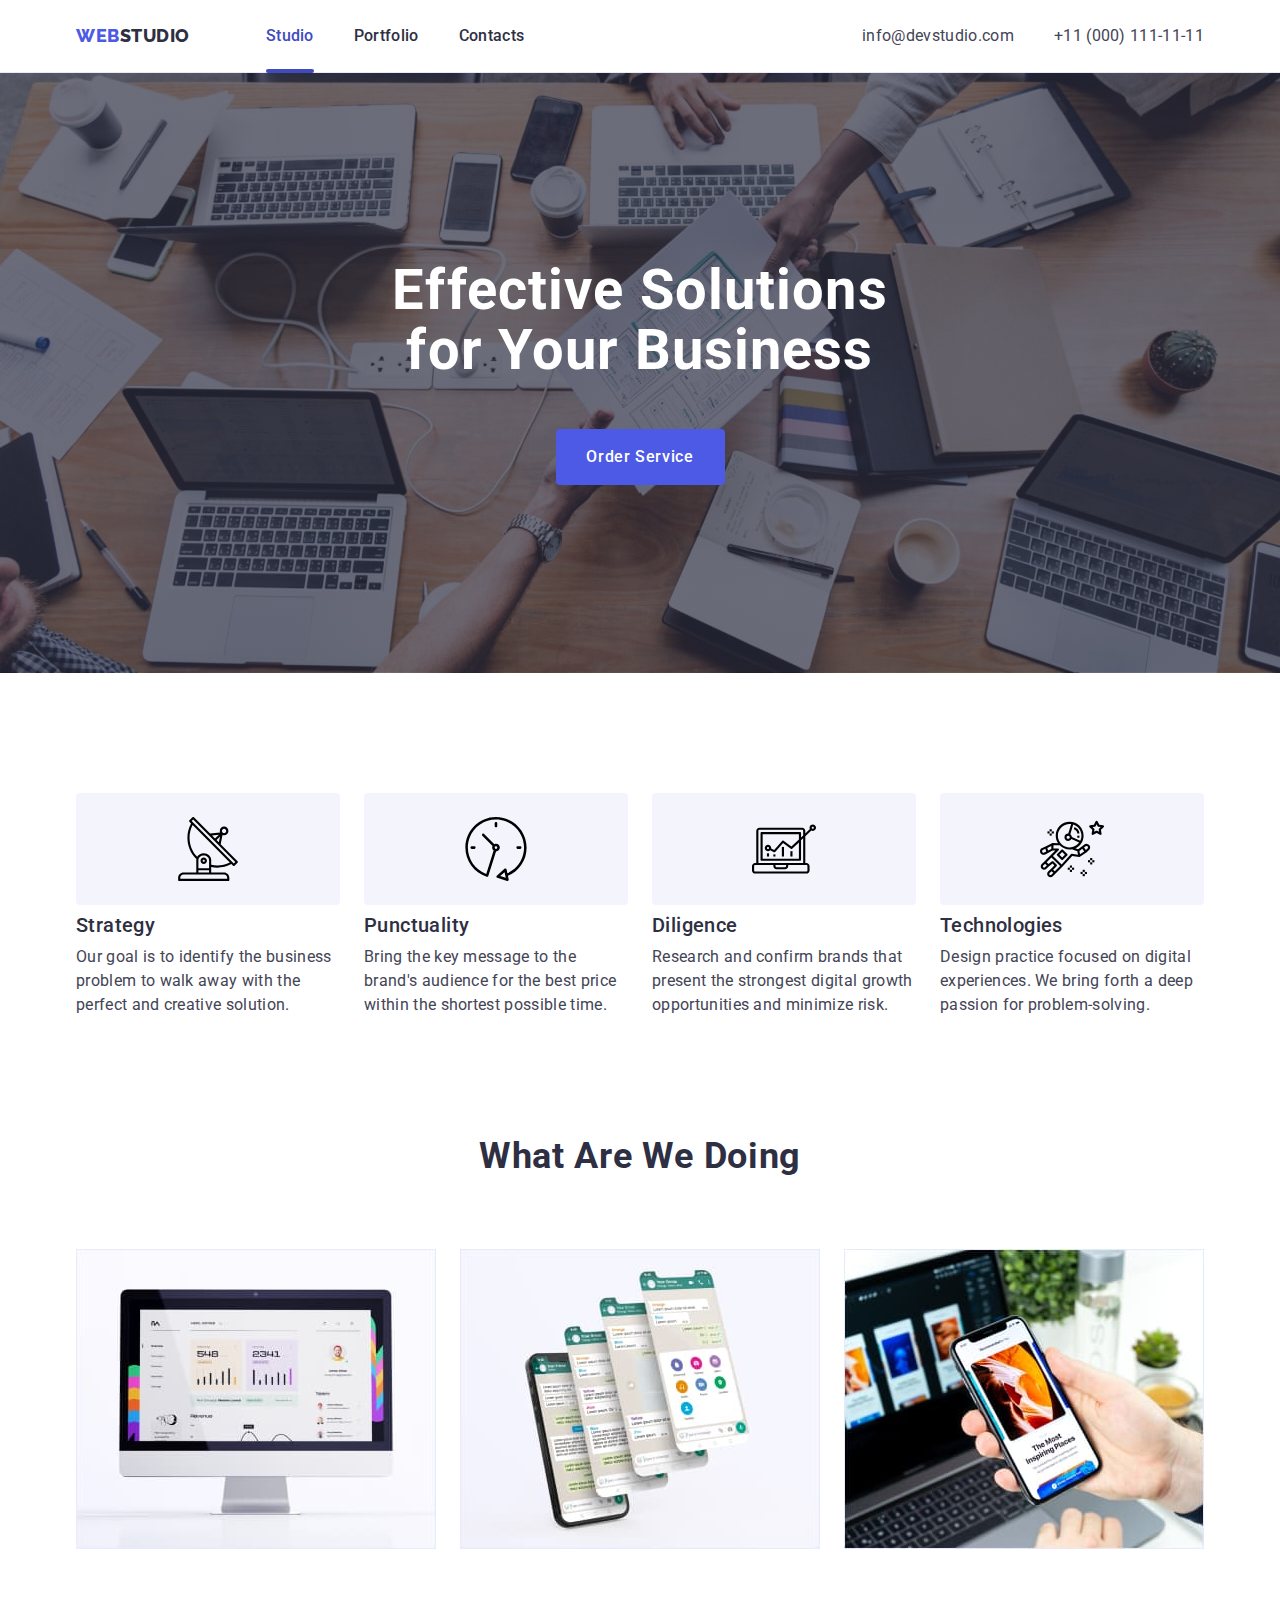
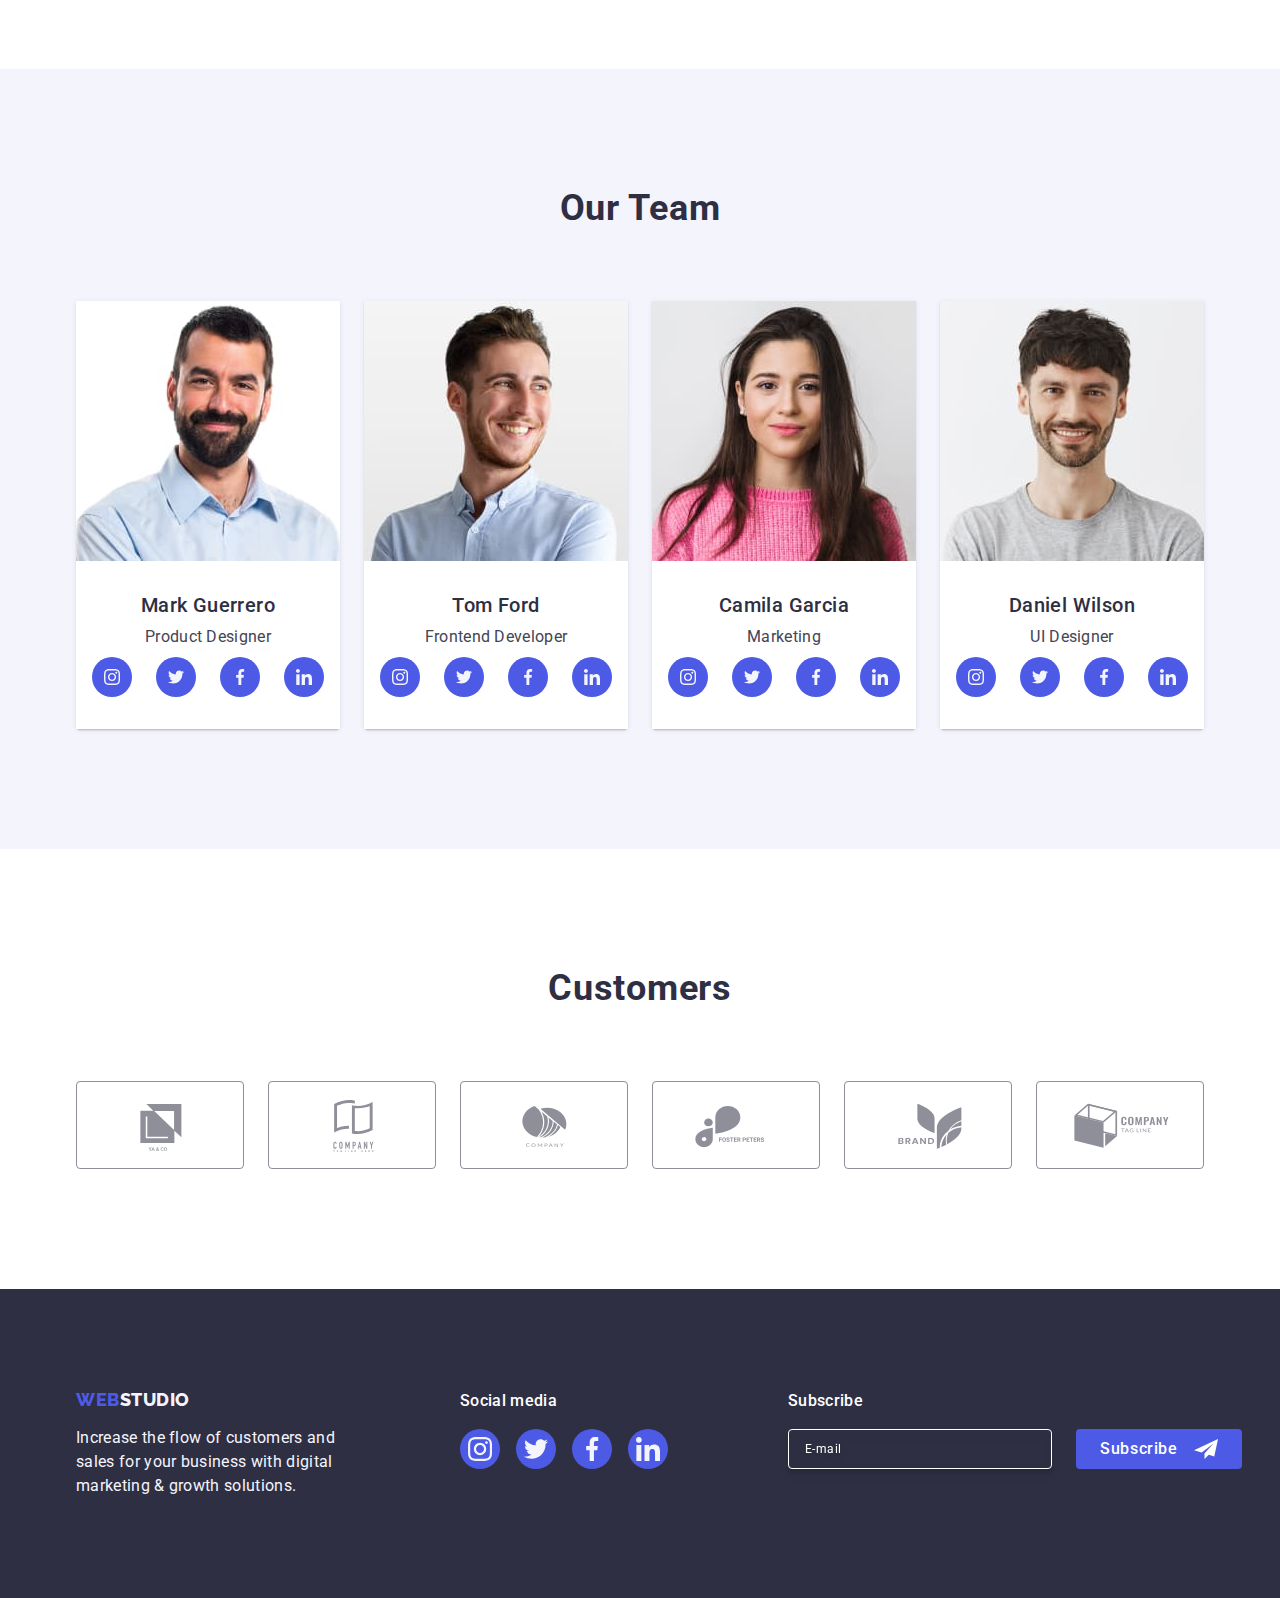
<file: index.html>
<!DOCTYPE html>
<html lang="en">
  <head>
    <meta charset="UTF-8" />
    <meta name="viewport" content="width=device-width, initial-scale=1.0" />
    <title>WebStudio</title>
    <link rel="preconnect" href="https://fonts.googleapis.com" />
    <link rel="preconnect" href="https://fonts.gstatic.com" crossorigin />
    <link
      href="https://fonts.googleapis.com/css2?family=Raleway:wght@800&family=Roboto:wght@400;500;700&display=swap"
      rel="stylesheet"
    />
    <link
      rel="stylesheet"
      href="https://cdn.jsdelivr.net/npm/modern-normalize@2.0.0/modern-normalize.min.css"
    />
    <link rel="stylesheet" href="./css/styles.css" />
  </head>
  <body>
    <!-- Header -->
    <header class="page-header">
      <div class="container page-header-container">
        <nav class="page-nav">
          <a class="logo-link-header link" href="./index.html"
            >Web<span class="logo-color logo-link-theme-ligh">Studio</span></a
          >
          <ul class="menu list">
            <li class="menu-item">
              <a class="menu-link menu-link-main link" href="./index.html"
                >Studio</a
              >
            </li>
            <li class="menu-item">
              <a class="menu-link link" href="./portfolio.html">Portfolio</a>
            </li>
            <li class="menu-item">
              <a class="menu-link link" href="">Contacts</a>
            </li>
          </ul>
        </nav>
        <address class="address">
          <ul class="contact-menu list">
            <li class="contact-menu-item">
              <a class="contact link" href="mailto:info@devstudio.com"
                >info@devstudio.com</a
              >
            </li>
            <li class="contact-menu-item">
              <a class="contact link" href="tel:+110001111111"
                >+11 (000) 111-11-11</a
              >
            </li>
          </ul>
        </address>
      </div>
    </header>
    <main>
      <!-- Hero Section -->
      <section class="hero">
        <div class="container">
          <h1 class="main-title">Effective Solutions for Your Business</h1>
          <button class="modal-btn" data-modal-open type="button">
            Order Service
          </button>
        </div>
      </section>
      <!-- Advantages Section -->
      <section class="advantages-section section-background">
        <div class="container">
          <h2 class="visually-hidden">Our advantages</h2>
          <ul class="advantages-list list">
            <li class="advantages-list-item">
              <div class="advantages-icons-wrapper">
                <svg class="advantages-icons" width="64" height="64">
                  <use href="./images/icons.svg#antenna"></use>
                </svg>
              </div>
              <h3 class="subtitle">Strategy</h3>
              <p class="page-text">
                Our goal is to identify the business problem to walk away with
                the perfect and creative solution.
              </p>
            </li>
            <li class="advantages-list-item">
              <div class="advantages-icons-wrapper">
                <svg class="advantages-icons" width="64" height="64">
                  <use href="./images/icons.svg#clock"></use>
                </svg>
              </div>
              <h3 class="subtitle">Punctuality</h3>
              <p class="page-text">
                Bring the key message to the brand's audience for the best price
                within the shortest possible time.
              </p>
            </li>
            <li class="advantages-list-item">
              <div class="advantages-icons-wrapper">
                <svg class="advantages-icons" width="64" height="64">
                  <use href="./images/icons.svg#diagram"></use>
                </svg>
              </div>
              <h3 class="subtitle">Diligence</h3>
              <p class="page-text">
                Research and confirm brands that present the strongest digital
                growth opportunities and minimize risk.
              </p>
            </li>
            <li class="advantages-list-item">
              <div class="advantages-icons-wrapper">
                <svg class="advantages-icons" width="64" height="64">
                  <use href="./images/icons.svg#astronaut"></use>
                </svg>
              </div>
              <h3 class="subtitle">Technologies</h3>
              <p class="page-text">
                Design practice focused on digital experiences. We bring forth a
                deep passion for problem-solving.
              </p>
            </li>
          </ul>
        </div>
      </section>
      <!-- Speciality Section -->
      <section class="speciality-section section-background">
        <div class="container">
          <h2 class="section-title speciality-title">What are we doing</h2>
          <ul class="speciality-list list">
            <li class="speciality-list-item">
              <img
                src="./images/computer1.jpg"
                alt="coomputer"
                width="360"
                height="300"
              />
            </li>
            <li class="speciality-list-item">
              <img
                src="./images/screens1.jpg"
                alt="phone screen"
                width="360"
                height="300"
              />
            </li>
            <li class="speciality-list-item">
              <img
                src="./images/phones1.jpg"
                alt="phone"
                width="360"
                height="300"
              />
            </li>
          </ul>
        </div>
      </section>
      <!-- Team Section -->
      <section class="team-section">
        <div class="container">
          <h2 class="section-title">Our Team</h2>
          <ul class="team-list list">
            <li class="team-list-item team-background">
              <img
                src="./images/mark.jpg"
                alt="photo of mark guerrero"
                width="264"
                height="260"
              />
              <div class="team-card">
                <h3 class="subtitle">Mark Guerrero</h3>
                <p class="page-text">Product Designer</p>
                <ul class="social-list list">
                  <li class="social-list-item">
                    <a href="#" class="social-list-link">
                      <svg class="social-list-icon" width="16" height="16">
                        <use href="./images/icons.svg#instagram"></use>
                      </svg>
                    </a>
                  </li>
                  <li class="social-list-item">
                    <a href="#" class="social-list-link">
                      <svg class="social-list-icon" width="16" height="16">
                        <use href="./images/icons.svg#twitter"></use>
                      </svg>
                    </a>
                  </li>
                  <li class="social-list-item">
                    <a href="#" class="social-list-link">
                      <svg class="social-list-icon" width="16" height="16">
                        <use href="./images/icons.svg#facebook"></use>
                      </svg>
                    </a>
                  </li>
                  <li class="social-list-item">
                    <a href="#" class="social-list-link">
                      <svg class="social-list-icon" width="16" height="16">
                        <use href="./images/icons.svg#linkedin"></use>
                      </svg>
                    </a>
                  </li>
                </ul>
              </div>
            </li>
            <li class="team-list-item team-background">
              <img
                src="./images/tom.jpg"
                alt="photo of tom ford"
                width="264"
                height="260"
              />
              <div class="team-card">
                <h3 class="subtitle">Tom Ford</h3>
                <p class="page-text">Frontend Developer</p>
                <ul class="social-list list">
                  <li class="social-list-item">
                    <a href="#" class="social-list-link">
                      <svg class="social-list-icon" width="16" height="16">
                        <use href="./images/icons.svg#instagram"></use>
                      </svg>
                    </a>
                  </li>
                  <li class="social-list-item">
                    <a href="#" class="social-list-link">
                      <svg class="social-list-icon" width="16" height="16">
                        <use href="./images/icons.svg#twitter"></use>
                      </svg>
                    </a>
                  </li>
                  <li class="social-list-item">
                    <a href="#" class="social-list-link">
                      <svg class="social-list-icon" width="16" height="16">
                        <use href="./images/icons.svg#facebook"></use>
                      </svg>
                    </a>
                  </li>
                  <li class="social-list-item">
                    <a href="#" class="social-list-link">
                      <svg class="social-list-icon" width="16" height="16">
                        <use href="./images/icons.svg#linkedin"></use>
                      </svg>
                    </a>
                  </li>
                </ul>
              </div>
            </li>
            <li class="team-list-item team-background">
              <img
                src="./images/camila.jpg"
                alt="photo of camila garcia"
                width="264"
                height="260"
              />
              <div class="team-card">
                <h3 class="subtitle">Camila Garcia</h3>
                <p class="page-text">Marketing</p>
                <ul class="social-list list">
                  <li class="social-list-item">
                    <a href="#" class="social-list-link">
                      <svg class="social-list-icon" width="16" height="16">
                        <use href="./images/icons.svg#instagram"></use>
                      </svg>
                    </a>
                  </li>
                  <li class="social-list-item">
                    <a href="#" class="social-list-link">
                      <svg class="social-list-icon" width="16" height="16">
                        <use href="./images/icons.svg#twitter"></use>
                      </svg>
                    </a>
                  </li>
                  <li class="social-list-item">
                    <a href="#" class="social-list-link">
                      <svg class="social-list-icon" width="16" height="16">
                        <use href="./images/icons.svg#facebook"></use>
                      </svg>
                    </a>
                  </li>
                  <li class="social-list-item">
                    <a href="#" class="social-list-link">
                      <svg class="social-list-icon" width="16" height="16">
                        <use href="./images/icons.svg#linkedin"></use>
                      </svg>
                    </a>
                  </li>
                </ul>
              </div>
            </li>
            <li class="team-list-item team-background">
              <img
                src="./images/daniel.jpg"
                alt="photo of daniel wilson"
                width="264"
                height="260"
              />
              <div class="team-card">
                <h3 class="subtitle">Daniel Wilson</h3>
                <p class="page-text">UI Designer</p>
                <ul class="social-list list">
                  <li class="social-list-item">
                    <a href="#" class="social-list-link">
                      <svg class="social-list-icon" width="16" height="16">
                        <use href="./images/icons.svg#instagram"></use>
                      </svg>
                    </a>
                  </li>
                  <li class="social-list-item">
                    <a href="#" class="social-list-link">
                      <svg class="social-list-icon" width="16" height="16">
                        <use href="./images/icons.svg#twitter"></use>
                      </svg>
                    </a>
                  </li>
                  <li class="social-list-item">
                    <a href="#" class="social-list-link">
                      <svg class="social-list-icon" width="16" height="16">
                        <use href="./images/icons.svg#facebook"></use>
                      </svg>
                    </a>
                  </li>
                  <li class="social-list-item">
                    <a href="#" class="social-list-link">
                      <svg class="social-list-icon" width="16" height="16">
                        <use href="./images/icons.svg#linkedin"></use>
                      </svg>
                    </a>
                  </li>
                </ul>
              </div>
            </li>
          </ul>
        </div>
      </section>
      <!-- Customers -->
      <section class="customers-section">
        <div class="container">
          <h2 class="section-title">Customers</h2>
          <ul class="customers-list list">
            <li class="customers-list-item">
              <a href="#" class="customers-list-link">
                <svg class="customers-icon" width="104" height="56">
                  <use href="./images/icons.svg#client-1"></use>
                </svg>
              </a>
            </li>
            <li class="customers-list-item">
              <a href="#" class="customers-list-link">
                <svg class="customers-icon" width="104" height="56">
                  <use href="./images/icons.svg#client-2"></use>
                </svg>
              </a>
            </li>
            <li class="customers-list-item">
              <a href="#" class="customers-list-link">
                <svg class="customers-icon" width="104" height="56">
                  <use href="./images/icons.svg#client-3"></use>
                </svg>
              </a>
            </li>
            <li class="customers-list-item">
              <a href="#" class="customers-list-link">
                <svg class="customers-icon" width="104" height="56">
                  <use href="./images/icons.svg#client-4"></use>
                </svg>
              </a>
            </li>
            <li class="customers-list-item">
              <a href="#" class="customers-list-link">
                <svg class="customers-icon" width="104" height="56">
                  <use href="./images/icons.svg#client-5"></use>
                </svg>
              </a>
            </li>
            <li class="customers-list-item">
              <a href="#" class="customers-list-link">
                <svg class="customers-icon" width="104" height="56">
                  <use href="./images/icons.svg#client-6"></use>
                </svg>
              </a>
            </li>
          </ul>
        </div>
      </section>
    </main>
    <!-- Footer -->
    <footer class="footer">
      <div class="container footer-container">
        <div class="footer-logo-text">
          <a class="logo-link-footer link" href="./index.html"
            >Web<span class="logo-color logo-link-theme-dark">Studio</span></a
          >
          <p class="page-text text-footer page-text-theme-dark">
            Increase the flow of customers and sales for your business with
            digital marketing & growth solutions.
          </p>
        </div>
        <div class="footer-social-wrapper">
          <p class="footer-social-text">Social media</p>
          <ul class="footer-social-list list">
            <li class="footer-social-list-item">
              <a href="#" class="footer-social-link">
                <svg class="footer-social-icon" width="24" height="24">
                  <use href="./images/icons.svg#instagram"></use>
                </svg>
              </a>
            </li>
            <li class="footer-social-list-item">
              <a href="#" class="footer-social-link">
                <svg class="footer-social-icon" width="24" height="24">
                  <use href="./images/icons.svg#twitter"></use>
                </svg>
              </a>
            </li>
            <li class="footer-social-list-item">
              <a href="#" class="footer-social-link">
                <svg class="footer-social-icon" width="24" height="24">
                  <use href="./images/icons.svg#facebook"></use>
                </svg>
              </a>
            </li>
            <li class="footer-social-list-item">
              <a href="#" class="footer-social-link">
                <svg class="footer-social-icon" width="24" height="24">
                  <use href="./images/icons.svg#linkedin"></use>
                </svg>
              </a>
            </li>
          </ul>
        </div>
        <div class="footer-form-container">
          <p class="footer-email-text">Subscribe</p>
          <form class="footer-email">
            <label for="email-input" class="email-input">
              <input
                type="email"
                name="email"
                id="email-input"
                class="footer-input"
                placeholder="E-mail"
                required
                pattern="[a-z0-9._%+-]+@[a-z0-9.-]+\.[a-z]{2,4}$"
              />
            </label>
            <button type="submit" class="footer-subscribe-btn">
              Subscribe
              <svg class="subscribe-icon" width="24" height="24">
                <use href="./images/icons.svg#paper-plane"></use>
              </svg>
            </button>
          </form>
        </div>
      </div>
    </footer>
    <!-- MODAL WINDOW -->
    <div class="backdrop is-hidden" data-modal>
      <div class="modal-window">
        <button type="button" class="modal-close-btn" data-modal-close>
          <svg class="close-button-icon" width="8" height="8">
            <use href="./images/icons.svg#close-modal"></use>
          </svg>
        </button>
        <p class="modal-form-text">
          Leave your contacts and we will call you back
        </p>
        <form class="modal-form">
          <div class="form-container">
            <label for="user-name" class="modal-form-desc">Name</label>
            <div class="modal-form-input-wrapper">
              <input
                type="text"
                name="user-name"
                id="user-name"
                class="modal-form-input"
                required
                minlength="2"
                pattern="[a-zA-Z]+"
              />
              <svg class="modal-form-icon" width="18" height="24">
                <use href="./images/icons.svg#person"></use>
              </svg>
            </div>
          </div>
          <div class="form-container">
            <label for="user-phone" class="modal-form-desc">Phone</label>
            <div class="modal-form-input-wrapper">
              <input
                type="tel"
                name="user-phone"
                id="user-phone"
                class="modal-form-input"
                required
                pattern="[0-9]{3}[0-9]{3}[0-9]{2}[0-9]{2}"
              />
              <svg class="modal-form-icon" width="18" height="24">
                <use href="./images/icons.svg#phone"></use>
              </svg>
            </div>
          </div>
          <div class="form-container">
            <label for="user-email" class="modal-form-desc">Email</label>
            <div class="modal-form-input-wrapper">
              <input
                type="email"
                name="user-email"
                id="user-email"
                class="modal-form-input"
                required
                pattern="[a-z0-9._%+-]+@[a-z0-9.-]+\.[a-z]{2,4}$"
              />
              <svg class="modal-form-icon" width="18" height="24">
                <use href="./images/icons.svg#email"></use>
              </svg>
            </div>
          </div>
          <div class="form-container-comment">
            <label for="user-comment" class="modal-form-desc">Comment</label>
            <textarea
              name="user-comment"
              id="user-comment"
              placeholder="Text input"
              class="modal-form-comment"
            ></textarea>
          </div>
          <div class="checkbox-container">
            <input
              type="checkbox"
              name="user-privacy"
              id="user-privacy"
              class="modal-form-check visually-hidden"
              required
              value="true"
            />
            <label for="user-privacy" class="modal-form-check-desc">
              <span class="icon-wrapper">
                <svg class="checked-icon" width="10" height="8">
                  <use href="./images/icons.svg#checked"></use>
                </svg>
              </span>
              I accept the terms and conditions of the&nbsp;
              <a href="#" class="policy-link">Privacy Policy</a></label
            >
          </div>
          <button type="submit" class="modal-form-submit">Send</button>
        </form>
      </div>
    </div>
    <script src="./js/modal.js"></script>
  </body>
</html>
</file>
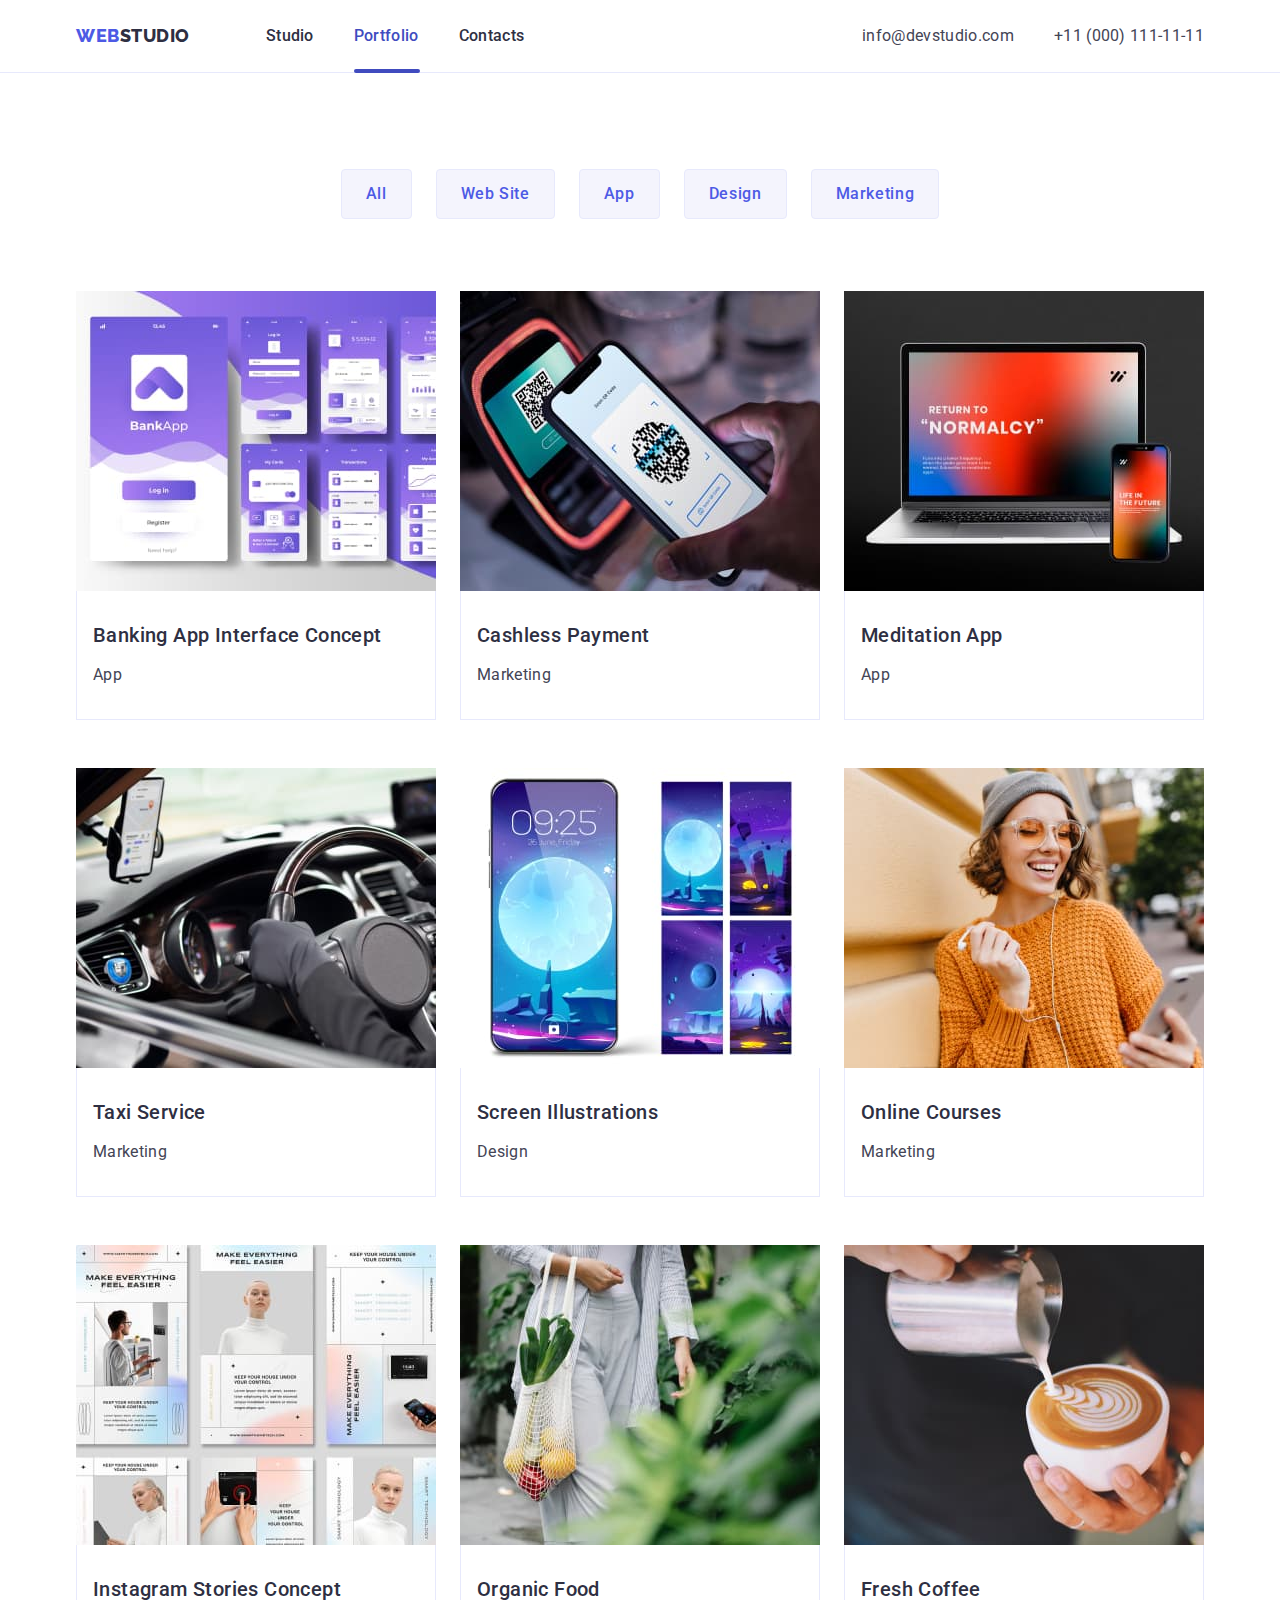
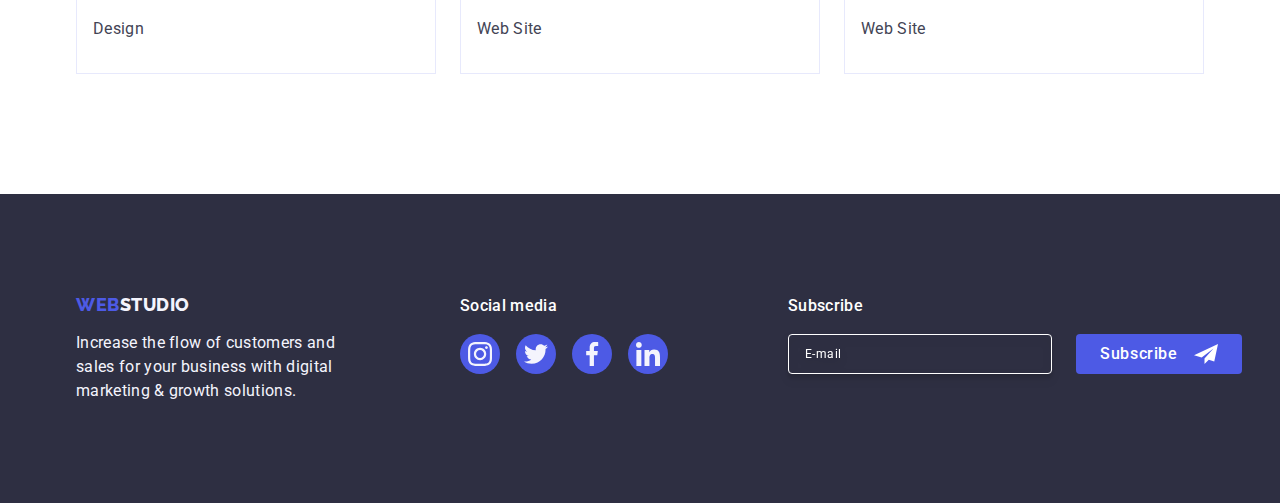
<file: portfolio.html>
<!DOCTYPE html>
<html lang="en">
  <head>
    <meta charset="UTF-8" />
    <meta name="viewport" content="width=device-width, initial-scale=1.0" />
    <title>Portfolio</title>
    <link rel="preconnect" href="https://fonts.googleapis.com" />
    <link rel="preconnect" href="https://fonts.gstatic.com" crossorigin />
    <link
      href="https://fonts.googleapis.com/css2?family=Raleway:wght@800&family=Roboto:wght@400;500;700&display=swap"
      rel="stylesheet"
    />
    <link
      rel="stylesheet"
      href="https://cdn.jsdelivr.net/npm/modern-normalize@2.0.0/modern-normalize.min.css"
    />
    <link rel="stylesheet" href="./css/styles.css" />
  </head>
  <body>
    <!-- Header -->
    <header class="page-header">
      <div class="container page-header-container">
        <nav class="page-nav">
          <a class="logo-link-header link" href="./index.html"
            >Web<span class="logo-color logo-link-theme-light">Studio</span></a
          >
          <ul class="menu list">
            <li class="menu-item">
              <a class="menu-link link" href="./index.html">Studio</a>
            </li>
            <li class="menu-item">
              <a
                class="menu-link menu-link-portfolio link"
                href="./portfolio.html"
                >Portfolio</a
              >
            </li>
            <li class="menu-item">
              <a class="menu-link link" href="">Contacts</a>
            </li>
          </ul>
        </nav>
        <address class="address">
          <ul class="contact-menu list">
            <li class="contact-menu-item">
              <a class="contact link" href="mailto:info@devstudio.com"
                >info@devstudio.com</a
              >
            </li>
            <li class="contact-menu-item">
              <a class="contact link" href="tel:+110001111111"
                >+11 (000) 111-11-11</a
              >
            </li>
          </ul>
        </address>
      </div>
    </header>
    <main>
      <!-- Filters -->
      <section class="portfolio-page-section">
        <div class="container">
          <h1 class="visually-hidden">Portfolio</h1>
          <ul class="filters-list list">
            <li class="filters-list-item">
              <button class="filter-btn" type="button">All</button>
            </li>
            <li class="filters-list-item">
              <button class="filter-btn" type="button">Web Site</button>
            </li>
            <li class="filters-list-item">
              <button class="filter-btn" type="button">App</button>
            </li>
            <li class="filters-list-item">
              <button class="filter-btn" type="button">Design</button>
            </li>
            <li class="filters-list-item">
              <button class="filter-btn" type="button">Marketing</button>
            </li>
          </ul>
          <!-- Portfolio -->
          <ul class="list portfolio-list">
            <li class="portfolio-list-item">
              <a class="link portfolio-link" href="portfolio.html">
                <div class="portfolio-img-wrapper">
                  <img
                    src="./images/portfolio/banking-app.jpg"
                    alt="Banking App Interface Concept"
                    width="360"
                    height="300"
                  />
                  <p class="portfolio-overlay">
                    14 Stylish and User-Friendly App Design Concepts · Task
                    Manager App · Calorie Tracker App · Exotic Fruit Ecommerce
                    App · Cloud Storage App
                  </p>
                </div>
                <div class="portfolio-card">
                  <h2 class="subtitle">Banking App Interface Concept</h2>
                  <p class="page-text">App</p>
                </div>
              </a>
            </li>
            <li class="portfolio-list-item">
              <a class="link portfolio-link" href="portfolio.html">
                <div class="portfolio-img-wrapper">
                  <img
                    src="./images/portfolio/cashless-payment.jpg"
                    alt="Cashless
            Payment"
                    width="360"
                    height="300"
                  />
                  <p class="portfolio-overlay">
                    14 Stylish and User-Friendly App Design Concepts · Task
                    Manager App · Calorie Tracker App · Exotic Fruit Ecommerce
                    App · Cloud Storage App
                  </p>
                </div>
                <div class="portfolio-card">
                  <h2 class="subtitle">Cashless Payment</h2>
                  <p class="page-text">Marketing</p>
                </div>
              </a>
            </li>
            <li class="portfolio-list-item">
              <a class="link portfolio-link" href="portfolio.html">
                <div class="portfolio-img-wrapper">
                  <img
                    src="./images/portfolio/meditation-app.jpg"
                    alt="Meditation App"
                    width="360"
                    height="300"
                  />
                  <p class="portfolio-overlay">
                    14 Stylish and User-Friendly App Design Concepts · Task
                    Manager App · Calorie Tracker App · Exotic Fruit Ecommerce
                    App · Cloud Storage App
                  </p>
                </div>
                <div class="portfolio-card">
                  <h2 class="subtitle">Meditation App</h2>
                  <p class="page-text">App</p>
                </div>
              </a>
            </li>
            <li class="portfolio-list-item">
              <a class="link portfolio-link" href="portfolio.html">
                <div class="portfolio-img-wrapper">
                  <img
                    src="./images/portfolio/taxi-services.jpg"
                    alt="Taxi Serveces"
                    width="360"
                    height="300"
                  />
                  <p class="portfolio-overlay">
                    14 Stylish and User-Friendly App Design Concepts · Task
                    Manager App · Calorie Tracker App · Exotic Fruit Ecommerce
                    App · Cloud Storage App
                  </p>
                </div>

                <div class="portfolio-card">
                  <h2 class="subtitle">Taxi Service</h2>
                  <p class="page-text">Marketing</p>
                </div>
              </a>
            </li>
            <li class="portfolio-list-item">
              <a class="link portfolio-link" href="portfolio.html">
                <div class="portfolio-img-wrapper">
                  <img
                    src="./images/portfolio/screen-illustrations.jpg"
                    alt="Screen Illustration"
                    width="360"
                    height="300"
                  />
                  <p class="portfolio-overlay">
                    14 Stylish and User-Friendly App Design Concepts · Task
                    Manager App · Calorie Tracker App · Exotic Fruit Ecommerce
                    App · Cloud Storage App
                  </p>
                </div>
                <div class="portfolio-card">
                  <h2 class="subtitle">Screen Illustrations</h2>
                  <p class="page-text">Design</p>
                </div>
              </a>
            </li>
            <li class="portfolio-list-item">
              <a class="link portfolio-link" href="portfolio.html">
                <div class="portfolio-img-wrapper">
                  <img
                    src="./images/portfolio/online-courses.jpg"
                    alt="Online Courses"
                    width="360"
                    height="300"
                  />
                  <p class="portfolio-overlay">
                    14 Stylish and User-Friendly App Design Concepts · Task
                    Manager App · Calorie Tracker App · Exotic Fruit Ecommerce
                    App · Cloud Storage App
                  </p>
                </div>
                <div class="portfolio-card">
                  <h2 class="subtitle">Online Courses</h2>
                  <p class="page-text">Marketing</p>
                </div>
              </a>
            </li>
            <li class="portfolio-list-item">
              <a class="link portfolio-link" href="portfolio.html">
                <div class="portfolio-img-wrapper">
                  <img
                    src="./images/portfolio/instagram-stories.jpg"
                    alt="Instagram Stories Concept"
                    width="360"
                    height="300"
                  />
                  <p class="portfolio-overlay">
                    14 Stylish and User-Friendly App Design Concepts · Task
                    Manager App · Calorie Tracker App · Exotic Fruit Ecommerce
                    App · Cloud Storage App
                  </p>
                </div>
                <div class="portfolio-card">
                  <h2 class="subtitle">Instagram Stories Concept</h2>
                  <p class="page-text">Design</p>
                </div>
              </a>
            </li>
            <li class="portfolio-list-item">
              <a class="link portfolio-link" href="portfolio.html">
                <div class="portfolio-img-wrapper">
                  <img
                    src="./images/portfolio/organic-food.jpg"
                    alt="Organic Food"
                    width="360"
                    height="300"
                  />
                  <p class="portfolio-overlay">
                    14 Stylish and User-Friendly App Design Concepts · Task
                    Manager App · Calorie Tracker App · Exotic Fruit Ecommerce
                    App · Cloud Storage App
                  </p>
                </div>

                <div class="portfolio-card">
                  <h2 class="subtitle">Organic Food</h2>
                  <p class="page-text">Web Site</p>
                </div>
              </a>
            </li>
            <li class="portfolio-list-item">
              <a class="link portfolio-link" href="portfolio.html">
                <div class="portfolio-img-wrapper">
                  <img
                    src="./images/portfolio/fresh-coffee.jpg"
                    alt="Fresh Coffee"
                    width="360"
                    height="300"
                  />
                  <p class="portfolio-overlay">
                    14 Stylish and User-Friendly App Design Concepts · Task
                    Manager App · Calorie Tracker App · Exotic Fruit Ecommerce
                    App · Cloud Storage App
                  </p>
                </div>
                <div class="portfolio-card">
                  <h2 class="subtitle">Fresh Coffee</h2>
                  <p class="page-text">Web Site</p>
                </div>
              </a>
            </li>
          </ul>
        </div>
      </section>
    </main>
    <!-- Footer -->
    <footer class="footer">
      <div class="container footer-container">
        <div class="footer-logo-text">
          <a class="logo-link-footer link" href="./index.html"
            >Web<span class="logo-color logo-link-theme-dark">Studio</span></a
          >
          <p class="page-text text-footer page-text-theme-dark">
            Increase the flow of customers and sales for your business with
            digital marketing & growth solutions.
          </p>
        </div>
        <div class="footer-social-wrapper">
          <p class="footer-social-text">Social media</p>
          <ul class="footer-social-list list">
            <li class="footer-social-list-item">
              <a href="#" class="footer-social-link">
                <svg class="footer-social-icon" width="24" height="24">
                  <use href="./images/icons.svg#instagram"></use>
                </svg>
              </a>
            </li>
            <li class="footer-social-list-item">
              <a href="#" class="footer-social-link">
                <svg class="footer-social-icon" width="24" height="24">
                  <use href="./images/icons.svg#twitter"></use>
                </svg>
              </a>
            </li>
            <li class="footer-social-list-item">
              <a href="#" class="footer-social-link">
                <svg class="footer-social-icon" width="24" height="24">
                  <use href="./images/icons.svg#facebook"></use>
                </svg>
              </a>
            </li>
            <li class="footer-social-list-item">
              <a href="#" class="footer-social-link">
                <svg class="footer-social-icon" width="24" height="24">
                  <use href="./images/icons.svg#linkedin"></use>
                </svg>
              </a>
            </li>
          </ul>
        </div>
        <div class="footer-form-container">
          <p class="footer-email-text">Subscribe</p>
          <form class="footer-email">
            <label for="email-input" class="email-input">
              <input
                type="email"
                name="email"
                id="email-input"
                class="footer-input"
                placeholder="E-mail"
              />
            </label>
            <button type="submit" class="footer-subscribe-btn">
              Subscribe
              <svg class="subscribe-icon" width="24" height="24">
                <use href="./images/icons.svg#paper-plane"></use>
              </svg>
            </button>
          </form>
        </div>
      </div>
    </footer>
  </body>
</html>
</file>
<file: css/styles.css>
:root {
  --defolt-background: #ffffff;
  --dominant-color: #434455;
}

.list {
  list-style: none;
}

.link {
  text-decoration: none;
}

h1,
h2,
h3,
h4,
p {
  margin-top: 0;
  margin-bottom: 0;
}

ul,
ol {
  margin-top: 0;
  margin-bottom: 0;
  padding-left: 0;
}

img {
  display: block;
}

button {
  cursor: pointer;
}

body {
  font-family: Roboto, sans-serif;

  color: #434455;

  background-color: var(--defolt-background);
}

.container {
  width: 1158px;
  margin-left: auto;
  margin-right: auto;
  padding-left: 15px;
  padding-right: 15px;
}

.visually-hidden {
  position: absolute;
  width: 1px;
  height: 1px;
  margin: -1px;
  border: 0;
  padding: 0;

  white-space: nowrap;
  clip-path: inset(100%);
  clip: rect(0 0 0 0);
  overflow: hidden;
}

/**
  |============================
  | Components
  |============================
*/

.backdrop.is-hidden {
  opacity: 0;
  visibility: hidden;
  pointer-events: none;
}

.modal-btn {
  font-size: 16px;
  font-family: 'Roboto', sans-serif;
  font-weight: 500;
  line-height: 1.5;
  letter-spacing: 0.64px;
  cursor: pointer;
  margin-left: auto;
  margin-right: auto;
  margin-top: 48px;
  text-align: center;

  display: block;
  min-width: 169px;
  height: 56px;
  border: none;
  border-radius: 4px;
  background-color: #4d5ae5;
  color: #fff;

  transition: background-color 250ms cubic-bezier(0.4, 0, 0.2, 1);
}

.modal-btn:hover,
.modal-btn:focus {
  background-color: var(--ocean, #404bbf);
  color: #ffffff;
}

.section-title {
  font-size: 36px;
  font-weight: 700;
  line-height: 1.11;
  letter-spacing: 0.72px;
  text-transform: capitalize;

  color: #2e2f42;
  text-align: center;
}

.subtitle {
  font-size: 20px;
  font-weight: 500;
  line-height: 1.2;
  letter-spacing: 0.4px;
  margin-bottom: 8px;

  color: #2e2f42;
}
.page-text {
  font-size: 16px;
  line-height: 1.5;
  letter-spacing: 0.32px;

  color: #434455;
}

.page-text-theme-light {
  color: #434455;
}

.page-text-theme-dark {
  color: #f4f4fd;
}
/**
  |============================
  | /Components
  |============================
*/
/**
  |============================
  | Header
  |============================
*/

.page-header {
  border-bottom: 1px solid #e7e9fc;
  box-shadow: 0px 2px 1px rgba(46, 47, 66, 0.08),
    0px 1px 1px rgba(46, 47, 66, 0.16), 0px 1px 6px rgba(46, 47, 66, 0.08);
}

.page-header-container {
  display: flex;
  align-items: center;
}

.page-nav {
  display: flex;
  align-items: center;
}

.menu {
  display: flex;
  align-items: center;
}

.contact-menu {
  display: flex;
  align-items: center;
  gap: 40px;
}

.logo-link-header {
  margin-right: 76px;
}

.menu-item:not(:last-child) {
  margin-right: 40px;
}

.logo-link-header {
  font-size: 18px;
  font-family: Raleway, sans-serif;
  font-weight: 800;
  line-height: 1.17;
  letter-spacing: 0.03em;
  text-transform: uppercase;
  color: #4d5ae5;
}

.logo-link-footer {
  font-size: 18px;
  font-family: Raleway, sans-serif;
  font-weight: 800;
  line-height: 1.17;
  letter-spacing: 0.03em;
  text-transform: uppercase;
  display: inline-block;
  margin-bottom: 16px;

  color: #4d5ae5;
}

.logo-color {
  font-size: 18px;
  font-family: Raleway, sans-serif;
  font-weight: 800;
  line-height: 1.17;
  letter-spacing: 0.03em;
  text-transform: uppercase;

  color: #2e2f42;
}

.logo-link-theme-light {
  color: #2e2f42;
}

.logo-link-theme-dark {
  color: #f4f4fd;
}

.menu-link {
  position: relative;
  display: block;
  font-size: 16px;
  font-weight: 500;
  line-height: 1.5;
  letter-spacing: 0.32px;
  padding-top: 24px;
  padding-bottom: 24px;

  color: #2e2f42;

  transition: color 250ms cubic-bezier(0.4, 0, 0.2, 1);
}

.menu-link-main {
  color: #404bbf;
}

.menu-link-portfolio {
  color: #404bbf;
}

.menu-link-portfolio::after {
  content: '';
  position: absolute;
  left: 0;
  height: 4px;
  background-color: #404bbf;
  border-radius: 2px;
  width: 66px;
  height: 4px;
  bottom: -1px;
}

.menu-link-main::after {
  content: '';
  position: absolute;
  left: 0;
  bottom: -1px;
  height: 4px;
  background-color: #404bbf;
  border-radius: 2px;
  width: 48.02px;
  height: 4px;
}

.menu-link:hover,
.menu-link:focus {
  color: #404bbf;
}

.contact {
  font-size: 16px;
  line-height: 1.5;
  letter-spacing: 0.32px;

  color: #434455;

  transition: color 250ms cubic-bezier(0.4, 0, 0.2, 1);
}

.address {
  margin-left: auto;
}

.contact:hover {
  color: #404bbf;
}

.contact:focus {
  color: #404bbf;
}

.address {
  font-style: normal;
}

.header-background {
  background-color: #ffffff;
}

/**
  |============================
  | /Header
  |============================
*/
/**
  |============================
  | Hero
  |============================
*/
.main-title {
  font-size: 56px;
  font-family: Roboto, sans-serif;
  font-weight: 700;
  line-height: 1.07;
  letter-spacing: 1.12px;
  max-width: 496px;
  color: #fff;
  margin-left: auto;
  margin-right: auto;
  text-align: center;
}
.hero {
  max-width: 1440px;
  margin-left: auto;
  margin-right: auto;
  padding: 188px 0 188px;
  background-image: linear-gradient(
      rgba(46, 47, 66, 0.7),
      rgba(46, 47, 66, 0.7)
    ),
    url(../images/main-background.jpg);
  background-size: cover;
  background-color: #2e2f42;
  background-repeat: no-repeat;
  background-position: center;
}
/**
  |============================
  | /Hero
  |============================
*/
/**
  |============================
  | Main
  |============================
*/

/* Advantages */

.advantages-section {
  padding-top: 120px;
  padding-bottom: 120px;
}

.advantages-list {
  display: flex;
  align-items: center;
  gap: 24px;
}

.advantages-list-item {
  flex-basis: calc((100% - 3 * 24px) / 4);
}

/* Advantages Icons */

.advantages-icons {
  display: flex;
  align-items: center;
}

.advantages-icons-wrapper {
  display: flex;
  justify-content: center;
  align-items: center;
  margin-bottom: 8px;
  width: 264px;
  height: 112px;
  border-radius: 4px;
  background: var(--cloud, #f4f4fd);
}

/* /Advantages */

/* Speciality */

.speciality-section {
  padding-bottom: 120px;
}

.section-background {
  background-color: #fff;
}

.speciality-title {
  margin-bottom: 8px;
}

.speciality-list {
  display: flex;
  flex-wrap: wrap;
  gap: 24px;
}

.speciality-list-item {
  flex-basis: calc((100% - 48px) / 3);
}

/* /Speciality */

/* Team */

.team-section {
  background-color: #f4f4fd;
  padding-top: 120px;
  padding-bottom: 120px;
}

.team-list {
  display: flex;
  flex-wrap: wrap;
  gap: 24px;
  flex-basis: calc((100% - 3 * 24px) / 4);
}

.team-list-item {
  flex-basis: calc((100% - 3 * 24px) / 4);
  box-shadow: 0px 1px 6px rgba(46, 47, 66, 0.08),
    0px 1px 1px rgba(46, 47, 66, 0.16), 0px 2px 1px rgba(46, 47, 66, 0.08);
  border-radius: 0px 0px 4px 4px;
}

.team-card {
  text-align: center;
  background: var(--white, #fff);
  padding-top: 32px;
  padding-bottom: 32px;
  padding-left: 16px;
  padding-right: 16px;
}

.team-background {
  background-color: #ffffff;
}

/* Social List */

.social-list {
  display: flex;
  justify-content: center;
  gap: 24px;
  margin-top: 8px;
}

.social-list-link {
  display: flex;
  justify-content: center;
  align-items: center;
  width: 40px;
  height: 40px;
  border-radius: 50%;
  background-color: #4d5ae5;

  transition: background-color 250ms cubic-bezier(0.4, 0, 0.2, 1);
}

.social-list-link:hover,
.social-list-link:focus {
  background-color: #404bbf;
}

.social-list-icon {
  fill: #f4f4fd;
}

.section-title {
  margin-bottom: 72px;
}

/* /Team */

/* Customers */

.customers-section {
  padding-top: 120px;
  padding-bottom: 120px;
}

.customers-list {
  display: flex;
  justify-content: center;
  align-items: center;
  gap: 24px;
}

.customers-list-link {
  display: flex;
  justify-content: center;
  align-items: center;
  width: 168px;
  height: 88px;
  border-radius: 4px;
  border: 1px solid var(--lightslate, #8e8f99);
  background-color: #ffffff;
  color: #8e8f99;

  transition: border-color 250ms cubic-bezier(0.4, 0, 0.2, 1),
    color 250ms cubic-bezier(0.4, 0, 0.2, 1);
}

.customers-list-link:hover,
.customers-list-link:focus {
  border-color: #404bbf;
  color: #404bbf;
}

.customers-icon:hover,
.customers-icon:focus {
  border-color: #404bbf;
  fill: #404bbf;
}

.customers-icon {
  fill: currentColor;
}
/* /Customers */
/**
  |============================
  | /Main
  |============================
*/
/**
  |============================
  | Filters
  |============================
*/
.filter-btn {
  font-size: 16px;
  font-family: Roboto, sans-serif;
  font-weight: 500;
  line-height: 1.5;
  letter-spacing: 0.04em;
  cursor: pointer;
  border-radius: 4px;
  border: 1px solid var(--cornflower, #e7e9fc);
  padding-top: 12px;
  padding-bottom: 12px;
  padding-right: 24px;
  padding-left: 24px;

  color: #4d5ae5;
  background-color: #f4f4fd;

  transition: color 250ms cubic-bezier(0.4, 0, 0.2, 1),
    background-color 250ms cubic-bezier(0.4, 0, 0.2, 1),
    border-color 250ms cubic-bezier(0.4, 0, 0.2, 1),
    box-shadow 250ms cubic-bezier(0.4, 0, 0.2, 1);
}

.filters-list {
  display: flex;
  align-items: center;
  justify-content: center;
  margin-bottom: 72px;
  gap: 24px;
}

.filter-btn:hover {
  background: var(--ocean, #404bbf);
  color: #ffffff;
  border: 1px solid transparent;
  box-shadow: 0px 3px 1px rgba(0, 0, 0, 0.1), 0px 2px 1px rgba(0, 0, 0, 0.08),
    0px 2px 2px rgba(0, 0, 0, 0.12);
}

.filter-btn:focus {
  background-color: var(--ocean, #404bbf);
  color: #ffffff;
  border: 1px solid transparent;
  box-shadow: 0px 3px 1px rgba(0, 0, 0, 0.1), 0px 2px 1px rgba(0, 0, 0, 0.08),
    0px 2px 2px rgba(0, 0, 0, 0.12);
}
/**
  |============================
  | /Filters
  |============================
*/
/**
  |============================
  | Portfolio
  |============================
*/
.portfolio-page-section {
  background-color: #ffffff;
  padding-top: 96px;
  padding-bottom: 120px;
}

.portfolio-list {
  display: flex;
  flex-wrap: wrap;
  display: flex;
  flex-wrap: wrap;
  gap: 24px;
  flex-basis: calc((100% - 8 * 24px) / 9);
  row-gap: 48px;
}

.portfolio-card {
  display: flex;
  padding: 32px 16px;
  flex-direction: column;
  justify-content: center;
  align-items: flex-start;
  gap: 8px;
  align-self: stretch;
  border: 1px solid var(--cornflower, #e7e9fc);
  border-top: none;
  background: var(--white, #fff);
}

.portfolio-link {
  display: block;
  transition: box-shadow 250ms cubic-bezier(0.4, 0, 0.2, 1);
}

.portfolio-link:hover,
.portfolio-link:focus {
  box-shadow: 0px 1px 6px rgba(46, 47, 66, 0.08),
    0px 1px 1px rgba(46, 47, 66, 0.16), 0px 2px 1px rgba(46, 47, 66, 0.08);
}

.portfolio-img-wrapper {
  position: relative;
  overflow: hidden;
}

.portfolio-overlay {
  position: absolute;
  left: 0;
  top: 0;
  width: 100%;
  height: 100%;
  padding: 40px 32px;
  font-size: 16px;
  font-weight: 400;
  line-height: 24px;
  letter-spacing: 0.02em;
  color: #f4f4fd;

  overflow: auto;
  transform: translate(0, 100%);
  display: flex;
  transition: transform 250ms cubic-bezier(0.4, 0, 0.2, 1);
  background-color: #4d5ae5;
}

.portfolio-link:hover .portfolio-overlay,
.portfolio-link:focus .portfolio-overlay {
  transform: translate(0, 0);
}

/**
  |============================
  | /Portfolio
  |============================
*/

/*|============================
  | Footer
  |============================
*/
.footer {
  background-color: #2e2f42;
  padding-top: 100px;
  padding-bottom: 100px;
}

.text-footer {
  min-width: 264px;
}

.footer-social-list {
  display: flex;
  justify-content: center;
  gap: 16px;
}

.footer-social-list-item {
  width: 40px;
  height: 40px;
}

.footer-social-text {
  display: flex;
  margin-bottom: 16px;
  font-size: 16px;
  font-weight: 500;
  line-height: 1.5;
  letter-spacing: 0.02em;
  color: #ffffff;
}

.footer-social-link {
  display: flex;
  justify-content: center;
  align-items: center;
  width: 100%;
  height: 100%;
  border-radius: 50%;
  background-color: #4d5ae5;

  transition: background-color 250ms cubic-bezier(0.4, 0, 0.2, 1);
}

.footer-social-link:hover,
.footer-social-link:focus {
  background-color: #31d0aa;
}

.footer-social-icon {
  fill: #f4f4fd;
}

.footer-logo-text {
  margin-right: 120px;
}

.footer-social-wrapper {
  margin-right: 120px;
}

.footer-container {
  display: flex;
  align-items: baseline;
}

/* Email Input */

.subscribe-wrapper {
  display: flex;
}

.footer-email {
  display: flex;
  gap: 24px;
}

.footer-email-text {
  font-size: 16px;
  font-weight: 500;
  line-height: 1.5;
  letter-spacing: 0.02em;
  color: #ffff;
  margin-bottom: 16px;
}

.footer-input {
  display: flex;
  width: 264px;
  height: 40px;
  border-radius: 4px;
  outline: none;
  border: 1px solid #ffff;
  box-shadow: 0px 4px 4px 0px rgba(0, 0, 0, 0.15);
  background-color: transparent;
  font-size: 12px;
  line-height: 1.5;
  letter-spacing: 0.04em;
  padding-left: 16px;
  border-radius: 4px;
  filter: drop-shadow(0px 4px 4px rgba(0, 0, 0, 0.15));
  color: #ffff;
}

.footer-input::placeholder {
  color: #ffff;
  font-size: 12px;
  font-weight: 400;
  line-height: 24px;
  letter-spacing: 0.48px;
}

.footer-subscribe-btn {
  background-color: #4d5ae5;
  color: #ffff;
  border: none;
  border-radius: 4px;
  min-width: 165px;
  height: 40px;
  font-size: 16px;
  font-weight: 500;
  line-height: 1.5;
  letter-spacing: 0.04em;
  cursor: pointer;
  display: flex;
  padding: 8px 24px;
  justify-content: center;
  align-items: center;

  transition: background-color 250ms cubic-bezier(0.4, 0, 0.2, 1);
}

.footer-subscribe-btn:hover,
.footer-subscribe-btn:focus {
  background-color: var(--ocean, #404bbf);
  color: #ffffff;
}

.subscribe-icon {
  fill: #ffff;
  margin-left: 16px;
}

/* /Email Input */

/**
  |============================
  | /Footer
  |============================
*/
/**
  |============================
  | Modal Window
  |============================
*/
.backdrop {
  position: fixed;
  top: 0;
  left: 0;
  z-index: 100;
  width: 100%;
  height: 100%;
  background-color: rgba(46, 47, 66, 0.4);
  transition: opacity 250ms cubic-bezier(0.4, 0, 0.2, 1),
    visibility 250ms cubic-bezier(0.4, 0, 0.2, 1);
}

.modal-window {
  position: absolute;
  top: 50%;
  left: 50%;
  padding: 72px 24px 24px 24px;
  transform: translate(-50%, -50%);
  width: 408px;
  min-height: 584px;
  background-color: #fcfcfc;
  border-radius: 4px;
  box-shadow: 0px 1px 1px rgba(0, 0, 0, 0.14), 0px 1px 3px rgba(0, 0, 0, 0.12),
    0px 2px 1px rgba(0, 0, 0, 0.2);

  transition: transform 250ms cubic-bezier(0.4, 0, 0.2, 1);
}

.checkbox-container {
  margin-bottom: 24px;
}

.modal-close-btn {
  position: absolute;
  top: 24px;
  right: 24px;
  display: flex;
  justify-content: center;
  align-items: center;
  border-radius: 50%;
  border: 1px solid rgba(0, 0, 0, 0.1);

  background: #e7e9fc;
  width: 24px;
  height: 24px;
  padding: 0;
  transition: background-color 250ms cubic-bezier(0.4, 0, 0.2, 1),
    border 250ms cubic-bezier(0.4, 0, 0.2, 1);
}

.close-button-icon {
  transition: fill 250ms cubic-bezier(0.4, 0, 0.2, 1);
}

.modal-close-btn:hover,
.modal-close-btn:focus {
  background-color: #404bbf;
  border: none;
}

.modal-close-btn:hover .close-button-icon,
.modal-close-btn:focus .close-button-icon {
  fill: #ffffff;
}

/* Modal Form */

.form-container {
  margin-bottom: 8px;
}

.form-container-comment {
  margin-bottom: 16px;
}

.modal-form-text {
  display: flex;
  justify-content: center;
  align-items: center;
  text-align: center;
  font-size: 16px;
  font-weight: 500;
  line-height: 24px;
  letter-spacing: 0.02em;
  color: #2e2f42;
  margin-bottom: 16px;
}

.modal-form {
  display: flex;
  flex-direction: column;
}
.modal-form-input {
  width: 100%;
  height: 40px;
  border-radius: 4px;
  border: 1px solid rgba(46, 47, 66, 0.4);
  padding-left: 38px;
  background-color: transparent;
  outline: transparent;
  transition: border-color 250ms cubic-bezier(0.4, 0, 0.2, 1);
}

.modal-form-input:focus {
  outline: none;
  border-color: #4d5ae5;
}

.modal-form-comment {
  resize: none;
  padding: 8px 16px;
  font-size: 12px;
  line-height: 1.17;
  letter-spacing: 0.04em;
  color: rgba(46, 47, 66, 0.4);
  background-color: transparent;
  outline: transparent;
  width: 100%;
  height: 120px;
  border-radius: 4px;
  border: 1px solid rgba(46, 47, 66, 0.4);
  transition: border-color 250ms cubic-bezier(0.4, 0, 0.2, 1);
}

.modal-form-comment::placeholder {
  font-size: 12px;
  font-weight: 400;
  line-height: 14px;
  letter-spacing: 0.04em;
  color: #2e2f4266;
}

.modal-form-comment:focus {
  outline: none;
  border-color: #4d5ae5;
}

.modal-form-desc {
  display: block;
  margin-bottom: 4px;
  margin-top: 8px;
  font-size: 12px;
  font-weight: 400;
  line-height: 1.17;
  letter-spacing: 0.04em;
  color: #8e8f99;
}

.modal-form-icon {
  display: flex;
  position: absolute;
  top: 50%;
  left: 16px;
  transform: translate(0, -50%);
  fill: #2e2f42;
  transition: fill 250ms cubic-bezier(0.4, 0, 0.2, 1);
}

.modal-form-input:focus + .modal-form-icon {
  fill: #4d5ae5;
}

.modal-form-input-wrapper {
  position: relative;
}

.modal-form-check-desc {
  align-items: center;
  font-size: 12px;
  font-weight: 400;
  line-height: 1.17;
  letter-spacing: 0.04em;
  color: #8e8f99;
}

.icon-wrapper {
  display: inline-flex;
  align-items: center;
  fill: transparent;
  justify-content: center;
  width: 16px;
  height: 16px;
  border-radius: 2px;
  border: 1px solid rgba(46, 47, 66, 0.4);
  margin-right: 8px;
  transition: background-color 250ms cubic-bezier(0.4, 0, 0.2, 1),
    border 250ms cubic-bezier(0.4, 0, 0.2, 1),
    fill 250ms cubic-bezier(0.4, 0, 0.2, 1);
}

.modal-form-check:checked + .modal-form-check-desc .icon-wrapper {
  background-color: #404bbf;
  border-radius: 2px;
  border: 1px solid #404bbf;
  fill: #f4f4fd;
  border: none;
}

.modal-form-check {
  appearance: none;
}

.policy-link {
  color: #4d5ae5;
}

.modal-form-submit {
  display: flex;
  display: block;
  justify-content: center;
  align-self: center;
  align-items: center;
  min-width: 169px;
  height: 56px;
  color: #ffff;
  font-size: 16px;
  font-weight: 500;
  line-height: 24px;
  letter-spacing: 0.64px;
  border: none;
  border-radius: 4px;
  background: #4d5ae5;
  box-shadow: 0px 4px 4px 0px rgba(0, 0, 0, 0.15);

  transition: background-color 250ms cubic-bezier(0.4, 0, 0.2, 1);
}

.modal-form-submit:hover,
.modal-form-submit:focus {
  background-color: var(--ocean, #404bbf);
  color: #ffffff;
}

/* /Modal Form */

/**
  |============================
  | /Modal Window
  |============================
*/
</file>
